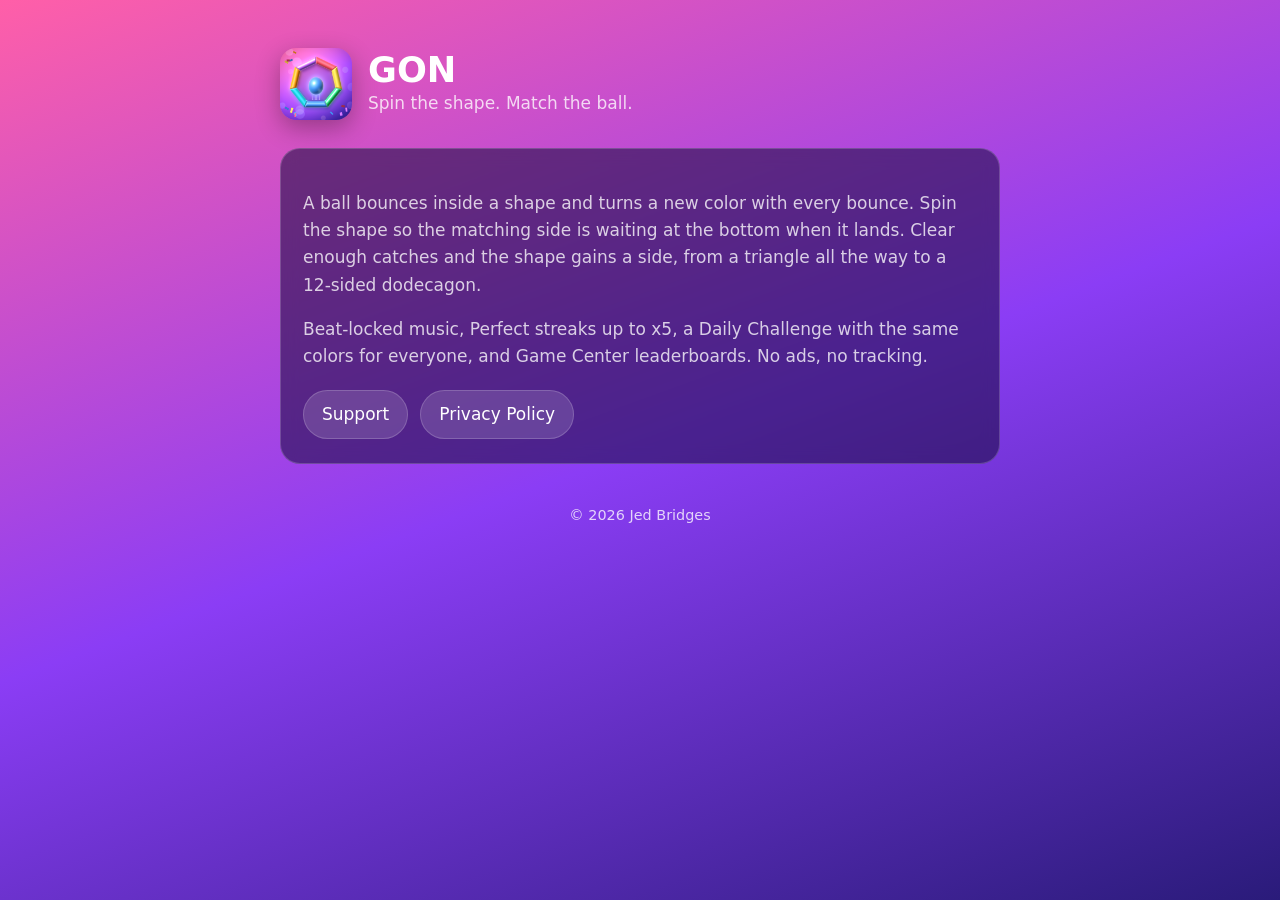
<file: index.html>
<!doctype html>
<html lang="en"><head><meta charset="utf-8"><meta name="viewport" content="width=device-width,initial-scale=1">
<title>GON: Spin &amp; Match</title><meta name="description" content="Spin the shape, match the ball. A color matching arcade game for iPhone.">
<link rel="stylesheet" href="style.css"><link rel="icon" href="icon.png"></head>
<body><main>
<header><img src="icon.png" alt=""><div><h1>GON</h1><p style="margin:0">Spin the shape. Match the ball.</p></div></header>
<div class="card">
<p>A ball bounces inside a shape and turns a new color with every bounce. Spin the shape so the matching side is waiting at the bottom when it lands. Clear enough catches and the shape gains a side, from a triangle all the way to a 12-sided dodecagon.</p>
<p>Beat-locked music, Perfect streaks up to x5, a Daily Challenge with the same colors for everyone, and Game Center leaderboards. No ads, no tracking.</p>
<div class="links"><a href="support.html">Support</a><a href="privacy.html">Privacy Policy</a></div>
</div>
<footer>© 2026 Jed Bridges</footer>
</main></body></html>
</file>
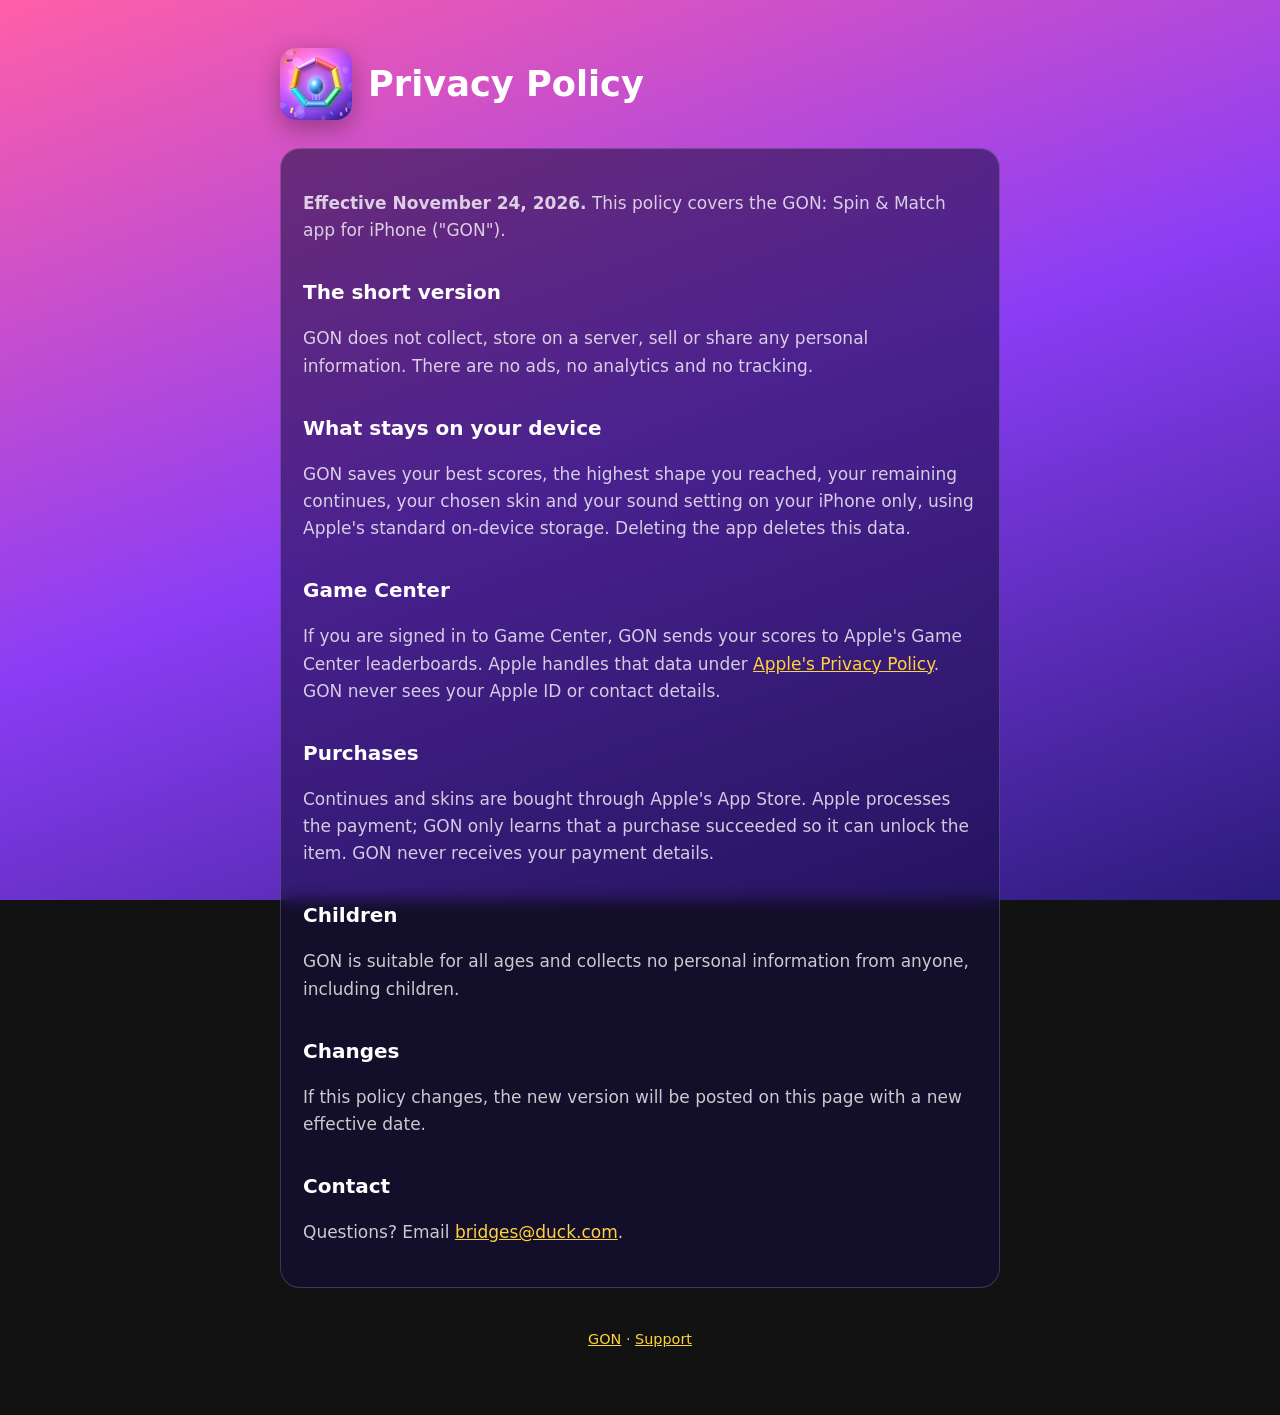
<file: privacy.html>
<!doctype html>
<html lang="en"><head><meta charset="utf-8"><meta name="viewport" content="width=device-width,initial-scale=1">
<title>GON Privacy Policy</title><link rel="stylesheet" href="style.css"><link rel="icon" href="icon.png"></head>
<body><main>
<header><img src="icon.png" alt=""><h1>Privacy Policy</h1></header>
<div class="card">
<p><strong>Effective November 24, 2026.</strong> This policy covers the GON: Spin &amp; Match app for iPhone ("GON").</p>
<h2>The short version</h2>
<p>GON does not collect, store on a server, sell or share any personal information. There are no ads, no analytics and no tracking.</p>
<h2>What stays on your device</h2>
<p>GON saves your best scores, the highest shape you reached, your remaining continues, your chosen skin and your sound setting on your iPhone only, using Apple's standard on-device storage. Deleting the app deletes this data.</p>
<h2>Game Center</h2>
<p>If you are signed in to Game Center, GON sends your scores to Apple's Game Center leaderboards. Apple handles that data under <a href="https://www.apple.com/legal/privacy/">Apple's Privacy Policy</a>. GON never sees your Apple ID or contact details.</p>
<h2>Purchases</h2>
<p>Continues and skins are bought through Apple's App Store. Apple processes the payment; GON only learns that a purchase succeeded so it can unlock the item. GON never receives your payment details.</p>
<h2>Children</h2>
<p>GON is suitable for all ages and collects no personal information from anyone, including children.</p>
<h2>Changes</h2>
<p>If this policy changes, the new version will be posted on this page with a new effective date.</p>
<h2>Contact</h2>
<p>Questions? Email <a href="mailto:bridges@duck.com">bridges@duck.com</a>.</p>
</div>
<footer><a href="index.html">GON</a> · <a href="support.html">Support</a></footer>
</main></body></html>
</file>
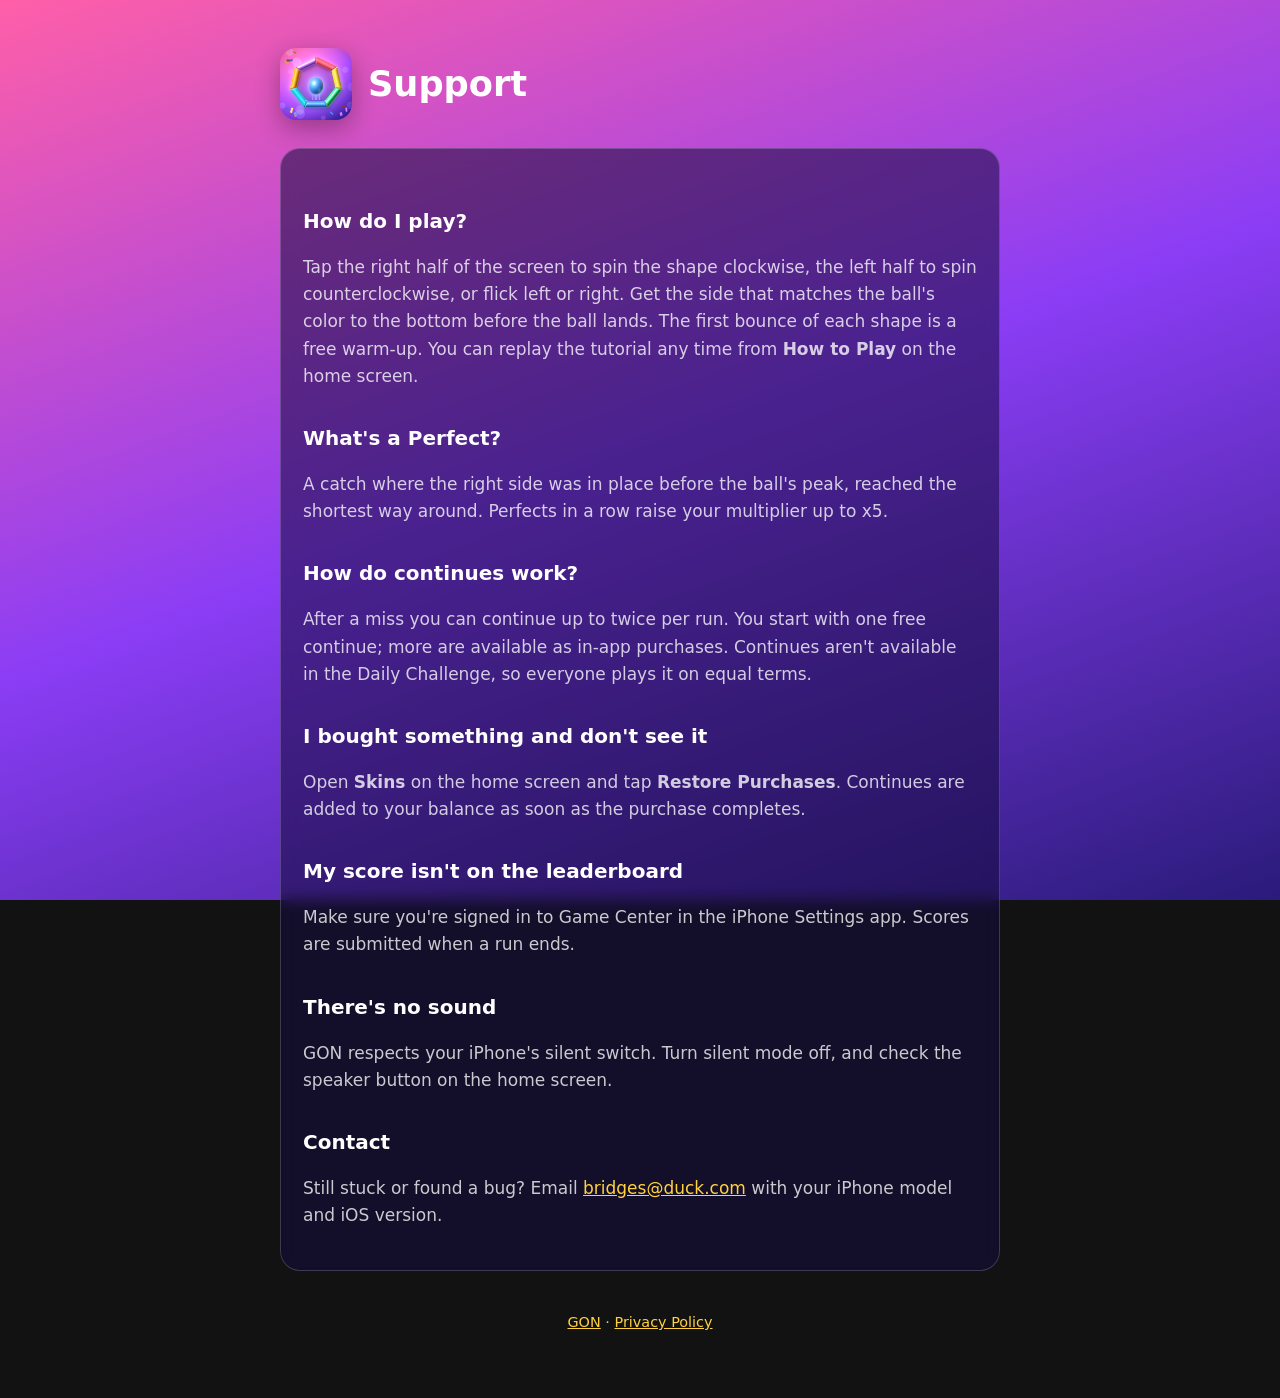
<file: support.html>
<!doctype html>
<html lang="en"><head><meta charset="utf-8"><meta name="viewport" content="width=device-width,initial-scale=1">
<title>GON Support</title><link rel="stylesheet" href="style.css"><link rel="icon" href="icon.png"></head>
<body><main>
<header><img src="icon.png" alt=""><h1>Support</h1></header>
<div class="card">
<h2>How do I play?</h2>
<p>Tap the right half of the screen to spin the shape clockwise, the left half to spin counterclockwise, or flick left or right. Get the side that matches the ball's color to the bottom before the ball lands. The first bounce of each shape is a free warm-up. You can replay the tutorial any time from <strong>How to Play</strong> on the home screen.</p>
<h2>What's a Perfect?</h2>
<p>A catch where the right side was in place before the ball's peak, reached the shortest way around. Perfects in a row raise your multiplier up to x5.</p>
<h2>How do continues work?</h2>
<p>After a miss you can continue up to twice per run. You start with one free continue; more are available as in-app purchases. Continues aren't available in the Daily Challenge, so everyone plays it on equal terms.</p>
<h2>I bought something and don't see it</h2>
<p>Open <strong>Skins</strong> on the home screen and tap <strong>Restore Purchases</strong>. Continues are added to your balance as soon as the purchase completes.</p>
<h2>My score isn't on the leaderboard</h2>
<p>Make sure you're signed in to Game Center in the iPhone Settings app. Scores are submitted when a run ends.</p>
<h2>There's no sound</h2>
<p>GON respects your iPhone's silent switch. Turn silent mode off, and check the speaker button on the home screen.</p>
<h2>Contact</h2>
<p>Still stuck or found a bug? Email <a href="mailto:bridges@duck.com">bridges@duck.com</a> with your iPhone model and iOS version.</p>
</div>
<footer><a href="index.html">GON</a> · <a href="privacy.html">Privacy Policy</a></footer>
</main></body></html>
</file>
<file: style.css>
:root{--bg1:#ff5fa8;--bg2:#8b3df5;--bg3:#2a1b7a;--ink:#fff;--dim:rgba(255,255,255,.78);--card:rgba(20,12,60,.55);--line:rgba(255,255,255,.18);--sun:#FFD23F;color-scheme:dark}
*{box-sizing:border-box}
html{min-height:100%;background:linear-gradient(160deg,var(--bg1),var(--bg2) 50%,var(--bg3)) fixed}
body{margin:0;color:var(--ink);font:17px/1.6 ui-rounded,"SF Pro Rounded",system-ui,-apple-system,"Segoe UI",sans-serif;padding:48px max(16px,env(safe-area-inset-left)) 64px max(16px,env(safe-area-inset-right))}
main{max-width:720px;margin:0 auto}
header{display:flex;align-items:center;gap:16px;margin-bottom:28px}
header img{width:72px;height:72px;border-radius:16px;box-shadow:0 8px 24px rgba(0,0,0,.3)}
h1{font-size:2.2rem;line-height:1.1;margin:0}
h2{font-size:1.25rem;margin:2rem 0 .5rem}
p,li{color:var(--dim)}
a{color:var(--sun)}
.card{background:var(--card);border:1px solid var(--line);border-radius:20px;padding:24px 22px;backdrop-filter:blur(8px)}
.links{display:flex;gap:12px;flex-wrap:wrap;margin-top:20px}
.links a{display:inline-block;padding:10px 18px;border-radius:999px;background:rgba(255,255,255,.14);color:#fff;text-decoration:none;border:1px solid var(--line)}
footer{margin-top:40px;color:var(--dim);font-size:.9rem;text-align:center}
</file>
